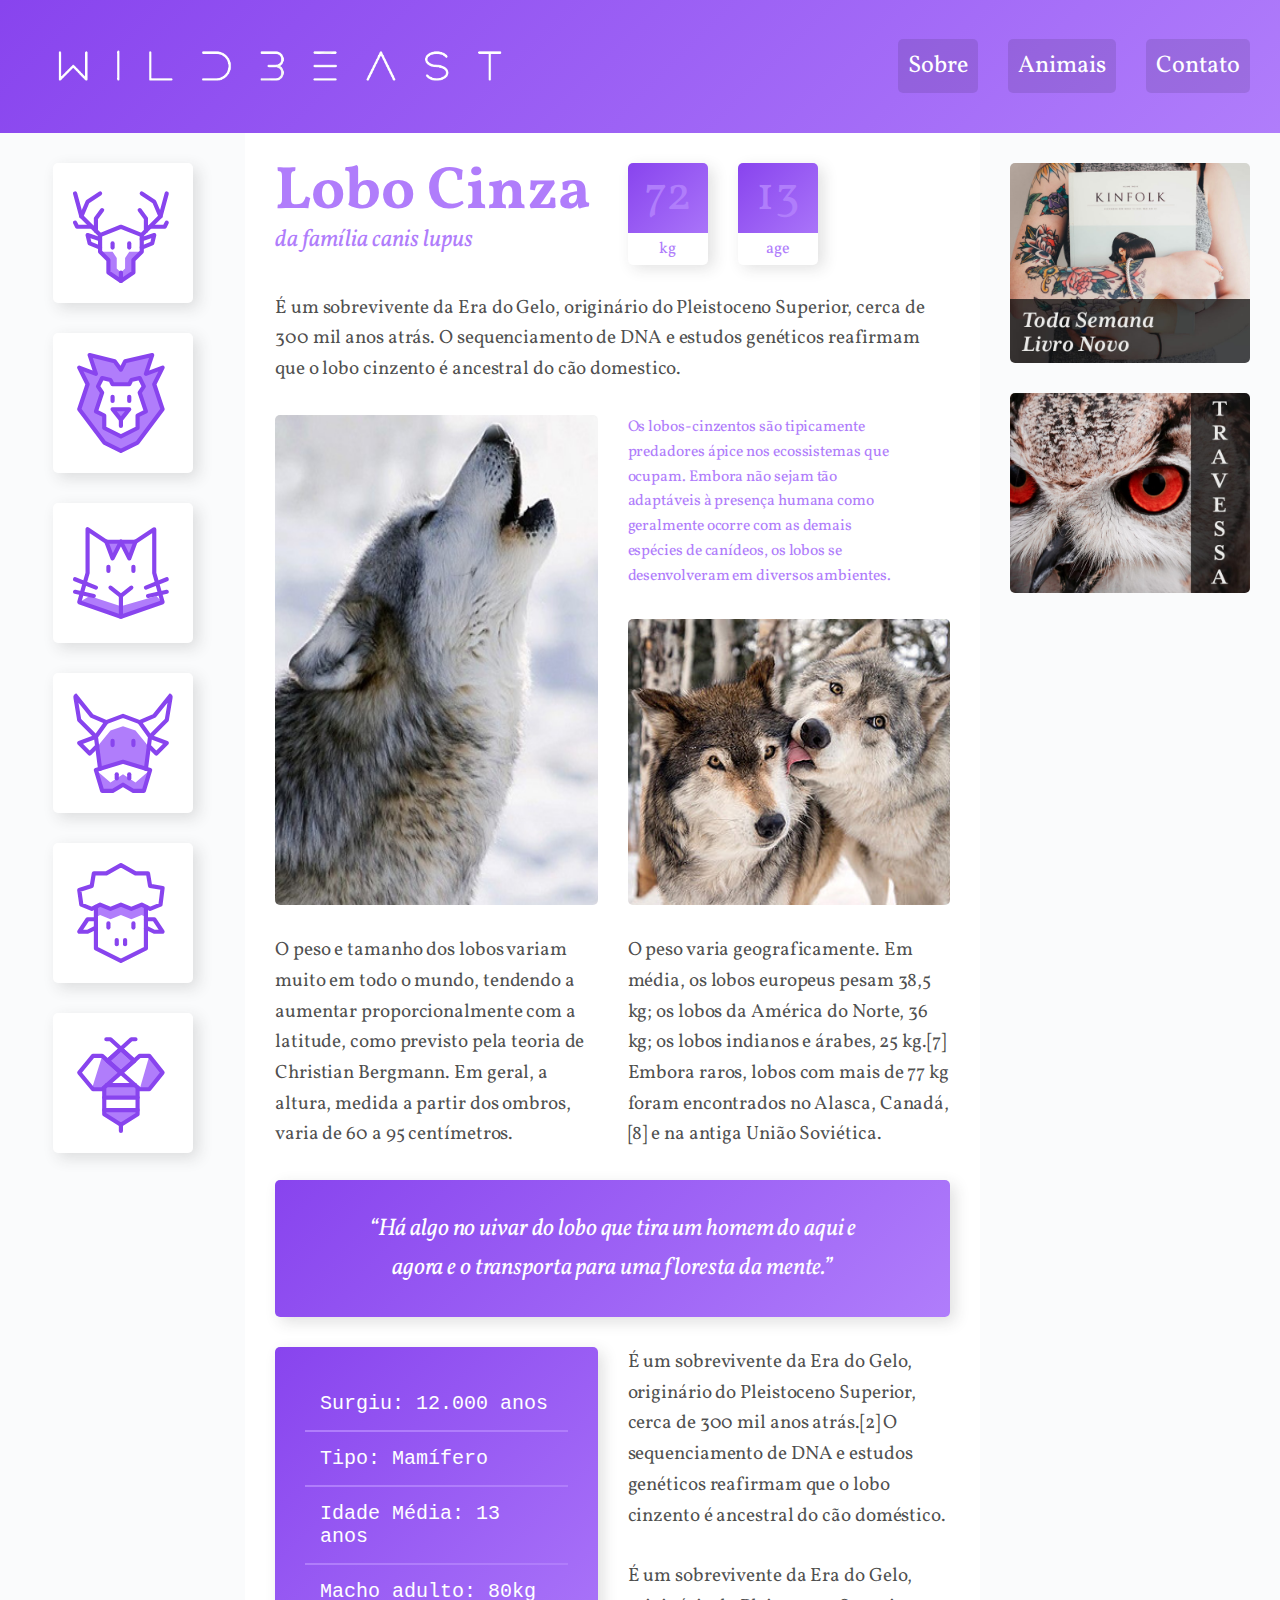
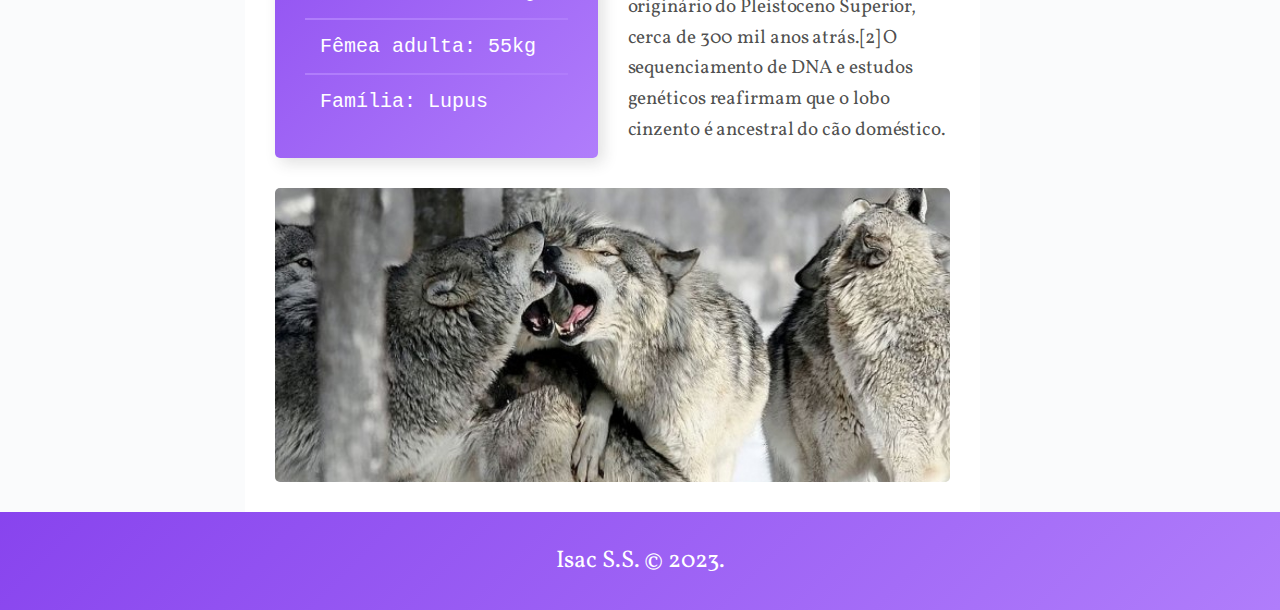
<file: index.html>
<!DOCTYPE html>
<html lang="pt-br">

<head>
    <meta charset="UTF-8">
    <meta http-equiv="X-UA-Compatible" content="IE=edge">
    <meta name="viewport" content="width=device-width, initial-scale=1, shrink-to-fit=no">
    <link rel="preconnect" href="https://fonts.googleapis.com">
    <link rel="preconnect" href="https://fonts.gstatic.com" crossorigin>

    <link rel="icon" type="image/png" sizes="32x32" href="./src/imagens/favicon.ico/favicon-16x16.png">
    <link
        href="https://fonts.googleapis.com/css2?family=Poppins:wght@100;300;500&family=Vollkorn:ital,wght@0,400;0,700;1,400&display=swap"
        rel="stylesheet">

    <link rel="stylesheet" href="./src/css/reset.css">
    <link rel="stylesheet" href="./src/css/style.css">
    <link rel="stylesheet" href="./src/css/responsive.css">
    <title>Wildbeast</title>
</head>

<body>
    <div class="structure">
        <header class="header">
            <a href="#" class="logo"><img src="./src/imagens/logo.png" alt="Wildbeast"></a>
            <nav>
                <ul>
                    <li><a href="#">Sobre</a></li>
                    <li><a href="#">Animais</a></li>
                    <li><a href="#">Contato</a></li>
                </ul>
            </nav>
        </header>

        <nav class="sidenav">
            <ul>
                <li><a href="#"><img src="./src/imagens/icones/cervo.svg" alt="Cervo"></a></li>
                <li><a href="#"><img src="./src/imagens/icones/leao.svg" alt="Leao"></a></li>
                <li><a href="#"><img src="./src/imagens/icones/gato.svg" alt="Cervo"></a></li>
                <li><a href="#"><img src="./src/imagens/icones/vaca.svg" alt="Vaca"></a></li>
                <li><a href="#"><img src="./src/imagens/icones/ovelha.svg" alt="Ovelha"></a></li>
                <li><a href="#"><img src="./src/imagens/icones/abelha.svg" alt="Abelha"></a></li>
            </ul>
        </nav>
        <main class="content">
            <div class="titulo">
                <h1>Lobo Cinza</h1>
                <span>da família canis lupus</span>
            </div>

            <div class="features">
                <div>
                    <span class="number">72</span>
                    <span class="label">kg</span>
                </div>
                <div>
                    <span class="number">13</span>
                    <span class="label">age</span>
                </div>
            </div>

            <p class="col-wide">É um sobrevivente da Era do Gelo, originário do Pleistoceno Superior, cerca de 300 mil
                anos atrás. O
                sequenciamento de DNA e estudos genéticos reafirmam que o lobo cinzento é ancestral do cão domestico.
            </p>

            <img class="image1" src="./src/imagens/wolf1.jpg" alt="Lobo 1">

            <p class="emphasis">Os lobos-cinzentos são tipicamente predadores ápice nos ecossistemas que ocupam. Embora
                não sejam tão
                adaptáveis à presença humana como geralmente ocorre com as demais espécies de canídeos, os lobos se
                desenvolveram em diversos ambientes.</p>

            <img class="image2" src="./src/imagens/wolf2.jpg" alt="Lobo 2">

            <p>O peso e tamanho dos lobos variam muito em todo o mundo, tendendo a aumentar proporcionalmente com a
                latitude, como previsto pela teoria de Christian Bergmann. Em geral, a altura, medida a partir dos
                ombros, varia de 60 a 95 centímetros.</p>

            <p>O peso varia geograficamente. Em média, os lobos europeus pesam 38,5 kg; os lobos da América do Norte, 36
                kg; os lobos indianos e árabes, 25 kg.[7] Embora raros, lobos com mais de 77 kg foram encontrados no
                Alasca, Canadá,[8] e na antiga União Soviética.</p>

            <blockquote class="quote col-wide">
                <p>“Há algo no uivar do lobo que tira um homem do aqui e agora e o transporta para uma floresta da
                    mente.”</p>
                <!-- <cite>Game of Thrones</cite> -->
            </blockquote>

            <ul class="attribute">
                <li>Surgiu: 12.000 anos</li>
                <li>Tipo: Mamífero</li>
                <li>Idade Média: 13 anos</li>
                <li>Macho adulto: 80kg</li>
                <li>Fêmea adulta: 55kg</li>
                <li>Família: Lupus</li>
            </ul>

            <div class="info">
                <p>É um sobrevivente da Era do Gelo, originário do Pleistoceno Superior, cerca de 300 mil anos atrás.[2]
                    O sequenciamento de DNA e estudos genéticos reafirmam que o lobo cinzento é ancestral do cão
                    doméstico.</p>

                <p>É um sobrevivente da Era do Gelo, originário do Pleistoceno Superior, cerca de 300 mil anos atrás.[2]
                    O sequenciamento de DNA e estudos genéticos reafirmam que o lobo cinzento é ancestral do cão
                    doméstico.</p>
            </div>

            <img class="col-wide" src="./src/imagens/wolf3.jpg" alt="Lobo 3">
        </main>


        <aside class="advert">
            <div class="adverts-item">
                <img src="./src/imagens/anuncio-1.jpg" alt="Anuncio 1">
            </div>

            <div class="adverts-item">
                <img src="./src/imagens/anuncio-2.jpg" alt="Anuncio 2">
            </div>
        </aside>

        <footer class="footer">
            <p>Isac S.S. © 2023.</p>

        </footer>
    </div>
</body>

</html>
</file>
<file: src/css/style.css>
.structure {
    display: grid;
    grid-template-columns: minmax(160px, 1fr) 3fr 300px;
    grid-template-areas:
        "header header header"
        "sidenav content advert"
        "footer footer footer"
    ;
}

.logo {
    max-width: 500px;
}

.header {
    grid-area: header;
    background: linear-gradient(135deg, #8844EE, #B07DFB);
    padding: 30px;
    display: grid;
    grid-template-columns: 1fr auto;
    align-items: center;

}

.header nav ul {
    display: flex;
    flex-wrap: wrap;
}

.header nav a {
    display: block;
    background: rgba(0, 0, 0, .1);
    border-radius: 5px;
    padding: 10px;
    color: #fff;
    font-size: 1.5rem;
    transition: .1s;
}

.header nav a:hover {
    background: rgba(0, 0, 0, .3);
}

.header nav li+li {
    margin-left: 30px;
}

/* SIDENAV */

.sidenav {
    grid-area: sidenav;
    background-color: #FAFBFC;
    padding: 30px;
}

.sidenav li a {
    display: block;
    min-width: 60px;
    max-width: 100px;
    margin: 0 auto 30px auto;
    background-color: #fff;
    padding: 20px;
    border-radius: 5px;
    box-shadow: 5px 5px 15px 0px rgba(44, 44, 44, 0.15);
    transition: .2 ease-out;
}

.sidenav li a:hover {
    box-shadow: 5px 5px 15px 0px;
    background-color: #fff;

}

.content {
    grid-area: content;
    max-width: 900px;
    margin: 0 auto;
    padding: 30px;
    display: grid;
    grid-template-columns: 1fr 1fr;
    gap: 30px;
}

.col-wide {
    grid-column: 1 / -1;
}

.image1 {
    grid-row: span 2;
    align-self: end;
    height: 100%;
}

.image2 {
    align-self: end;
}

/* estilos content */

p {
    font-size: 1.2em;
    line-height: 1.6;
    letter-spacing: -0.005em;
    color: rgba(0, 0, 0, .7);
}

.info p+p {
    margin-top: 30px;
}

/* titulo */

.titulo {
    color: #B07DFB;
}

.titulo h1 {
    font-size: 3.75em;
    line-height: 1;
    font-weight: 700;
}

.titulo span {
    font-size: 1.5em;
    font-style: italic;
}

/* features */

.features {
    display: flex;
    align-items: flex-start;
}

.features>div {
    width: 80px;
    text-align: center;
    background: linear-gradient(135deg, #8844EE, #B07DFB);
    border-radius: 5px;
    box-shadow: 5px 5px 15px 0px rgba(44, 44, 44, 0.15);
    position: relative;
}

.features>div:first-child {
    margin-right: 30px;
}

.features span {
    display: block;
    color: #B07DFB;
}

.number {
    font-size: 3em;
    line-height: 1;
    margin: 10px auto;
}

.label {
    background-color: #fff;
    border-radius: 0 0 5px 5px;
    padding: 5px 0;
    position: relative;
    top: 2px;
}

.emphasis {
    font-size: 0.975em;
    color: #B07DFB;
    max-width: 18em;
}

.quote,
.attribute {
    background: linear-gradient(135deg, #8844EE, #B07DFB);
    color: #fff;
    border-radius: 5px;
    box-shadow: 5px 5px 15px 0px rgba(44, 44, 44, 0.15);
    align-self: start;
    padding: 30px;
}

.quote p {
    font-size: 1.5em;
    font-style: italic;
    text-align: center;
    max-width: 500px;
    margin: 0 auto;
    color: #fff;
}

.attribute li {
    color: #fff;
    font-family: 'Courier New', Courier, monospace;
    font-size: 1.25em;
    padding: 15px;
}

.attribute li+li {
    border-top: 2px solid #B07DFB;
}


.advert {
    grid-area: advert;
    grid-template-columns: repeat(auto-fit, minmax(150px, 1fr));
    background-color: #FAFBFC;
    display: grid;
    align-content: start;
    padding: 30px;
    grid-gap: 30px;

}

/* Footer */

.footer {
    grid-area: footer;
    background: linear-gradient(135deg, #8844EE, #B07DFB);
}

.footer p {
    color: #fff;
    text-align: center;
    padding: 30px;
    font-size: 1.5rem;
}
</file>
<file: src/css/responsive.css>
@media (max-width: 1200px) {
    .structure {
        grid-template-areas:
            "header header header"
            "sidenav content content"
            "sidenav advert advert"
            "footer footer footer"
        ;
    }

    .logo {
        max-width: 300px;

    }


    .header nav li+li {
        margin-left: 15px;
    }

    .sidenav {
        position: relative;
    }

    .sidenav::after {
        content: '→ ';
        position: absolute;
        top: 5px;
        right: 30px;
        color: rgba(0, 0, 0, .3);
        animation: seta .5s ease-in 0s infinite alternate;
    }

    @keyframes seta {
        from {
            right: 30px;
        }

        to {
            right: 20px;
        }
    }
}

@media (max-width: 600px) {
    .content {
        grid-template-columns: auto;
    }
}

@media (max-width: 760px) {
    .structure {
        grid-template-columns: 100%;
        grid-template-areas:
            "header"
            "sidenav"
            "content"
            "advert"
            "footer"
        ;
    }

    .logo {
        max-width: 300px;
    }

    .header {
        grid-template-columns: auto;
        gap: 10px;
    }

    .header nav a {
        font-size: 1em;
    }

    .sidenav {
        padding: 0 30px;
        overflow-x: auto;
        -webkit-overflow-scrolling: touch;
        -ms-overflow-style: -ms-autohiding-scrollbar;
    }

    .sidenav ul {
        display: flex;
    }

    .sidenav ul li {
        flex: 1 0 60px;
    }

    .sidenav ul li a {
        margin: 30px 30px 30px 0;
    }
}
</file>
